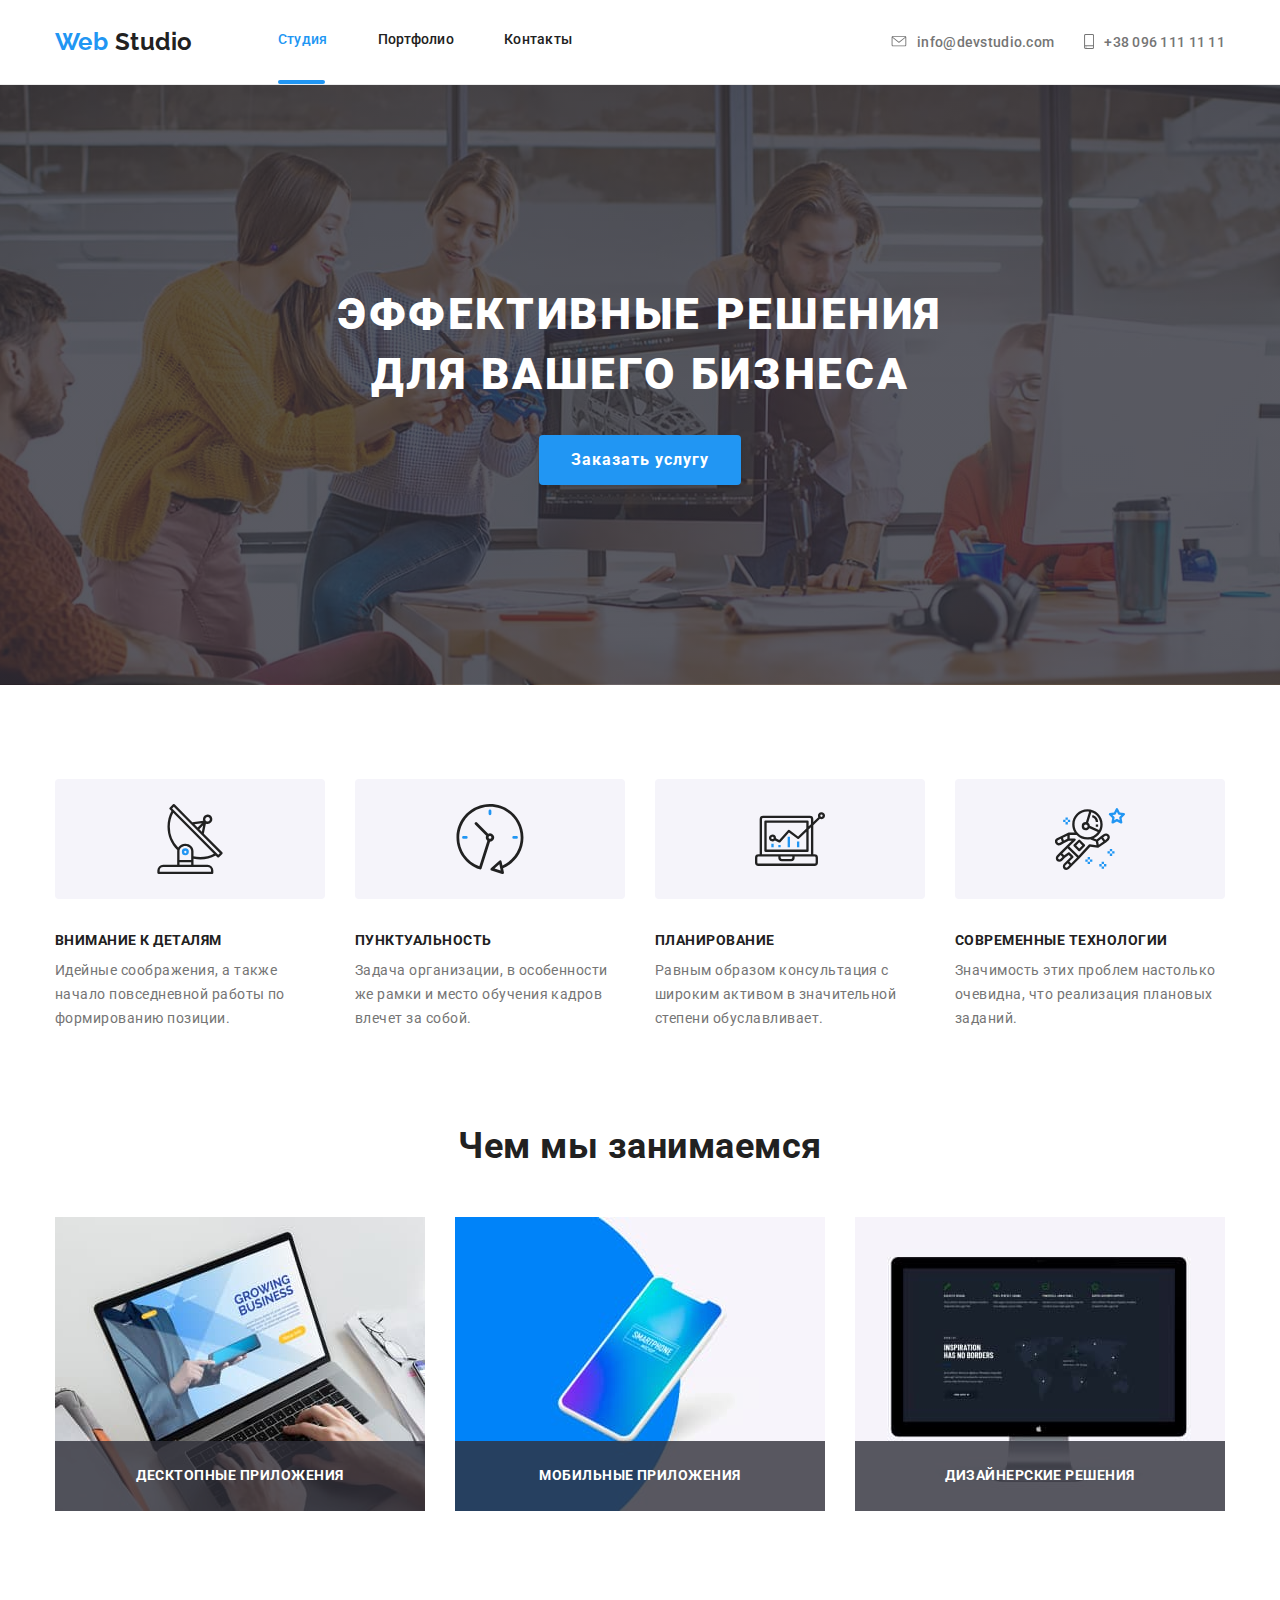
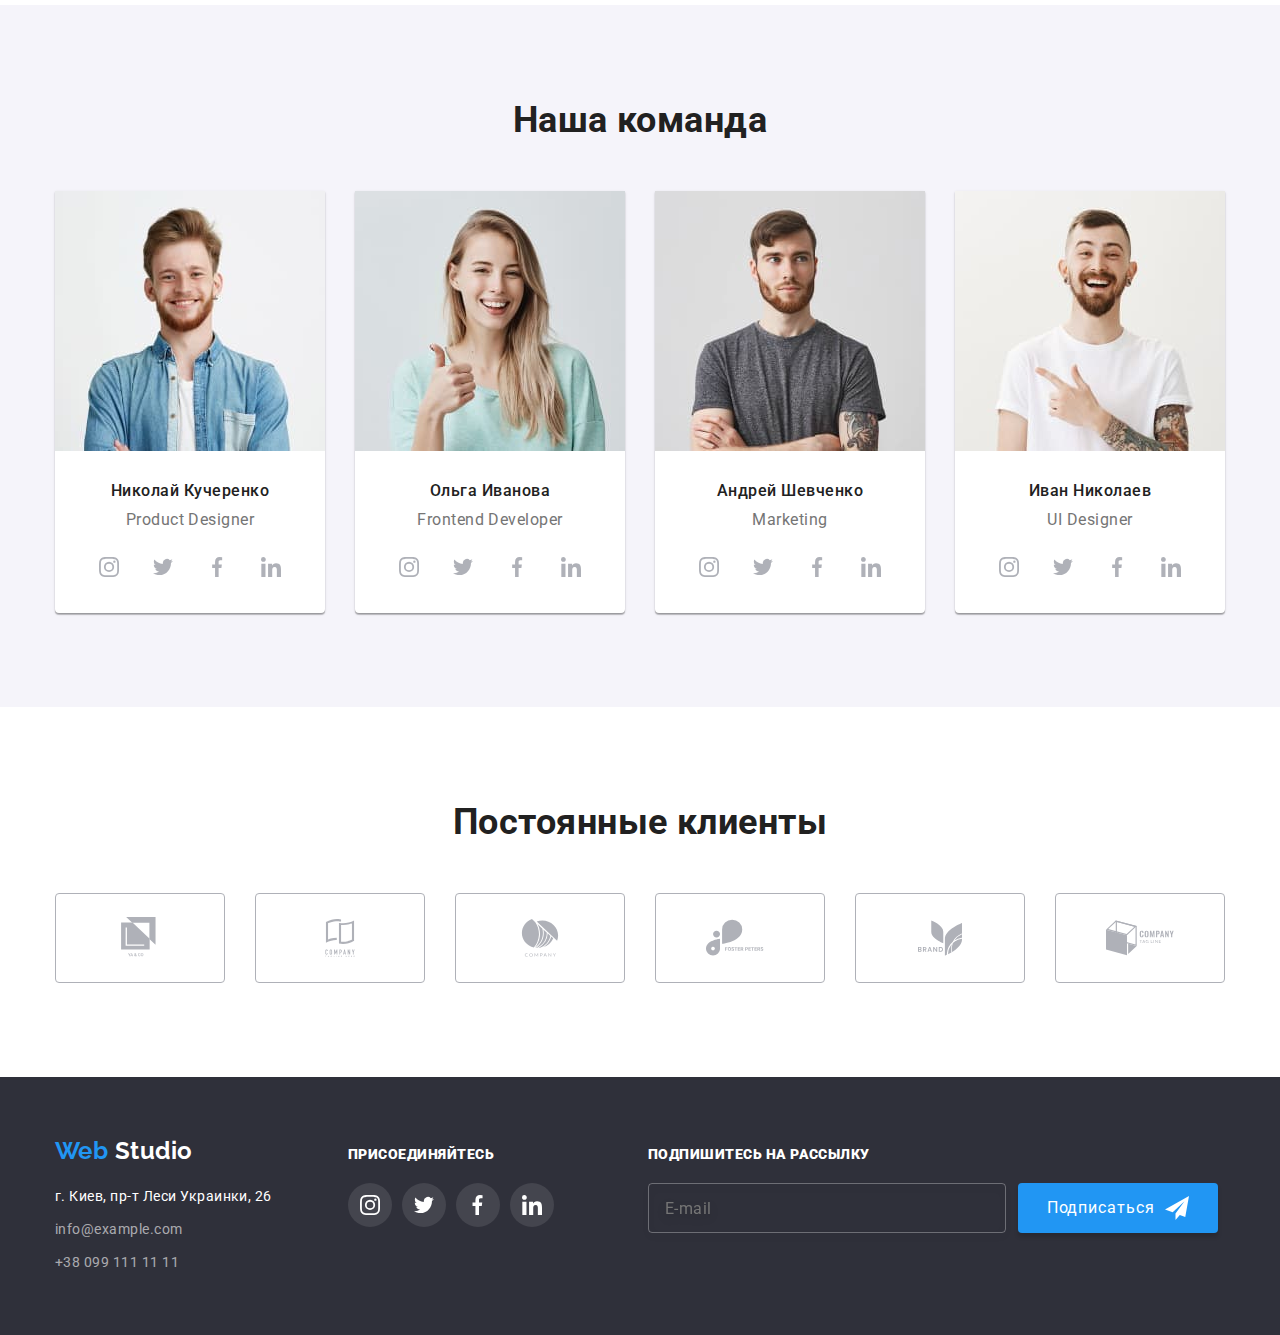
<file: index.html>
<!DOCTYPE html>
<html lang="ru">
  <head>
    <meta charset="UTF-8" />
    <meta name="viewport" content="width=device-width, initial-scale=1.0" />
    <title>Web studio</title>
    <link rel="stylesheet" href="./css/style.css" />
    <link rel="stylesheet" href="./css/normalize.css" />
    <link
      href="https://fonts.googleapis.com/css2?family=Raleway:wght@700&family=Roboto:wght@400;700;900&display=swap"
      rel="stylesheet"
    />
    <link
      href="https://fonts.googleapis.com/css2?family=Roboto:wght@500&display=swap"
      rel="stylesheet"
    />
  </head>

  <body>
    <!-- Хедер -->
    <header class="header">
      <div class="header-wrapper conteiner">
        <div class="logo">
          <a class="link" href="./index.html" lang="en">
            <span class="first-part-logo">Web</span>
            <span class="second-part-logo">Studio </span>
          </a>
        </div>
        <nav>
          <ul class="navigation-list list">
            <li class="navigation-list-item list">
              <a
                class="navigation-list-link navigation-studio link"
                href="./index.html"
                >Студия</a
              >
            </li>
            <li class="navigation-list-item list">
              <a class="navigation-list-link link" href="./portfolio.html"
                >Портфолио</a
              >
            </li>
            <li class="navigation-list-item list">
              <a class="navigation-list-link link" href="">Контакты</a>
            </li>
          </ul>
        </nav>
        <ul class="contact-with-us-list list">
          <li class="contact-with-us-item list">
            <a
              class="contact-with-us-mail link"
              href="mailto:info@devstudio.com"
            >
              <svg class="icon-envelope-2">
                <use href="./images/sprite-svg.svg#icon-envelope-2"></use>
              </svg>
              info@devstudio.com
            </a>
          </li>
          <li class="contact-with-us-item list">
            <a class="contact-with-us-phone link" href="tel:+380961111111">
              <svg class="icon-smartphone-2">
                <use href="./images/sprite-svg.svg#icon-smartphone-2"></use>
              </svg>
              +38 096 111 11 11</a
            >
          </li>
        </ul>
      </div>
    </header>

    <main>
      <!-- Секция: HERO -  Презентация Веб-студии -->
      <section class="hero">
        <div class="conteiner">
          <h1 class="hero-titlel">
            Эффективные решения <br />
            для вашего бизнеса
          </h1>
          <button data-modal-open class="order-btn" type="button">
            Заказать услугу
          </button>
        </div>
      </section>

      <!-- Секция: Приемущества Веб-студии -->
      <section class="advantages-websdudio">
        <div class="conteiner">
          <h2 class="title" hidden>Приемущества компании Web studio</h2>
          <ul class="advantages-list list">
            <li class="advantages-list-item">
              <svg class="icon-antenna">
                <use href="./images/sprite-svg.svg#icon-antenna"></use>
              </svg>
              <h3 class="advantages-list-title list">
                Внимание к деталям
              </h3>
              <p class="advantages-description">
                Идейные соображения, а также начало повседневной работы по
                формированию позиции.
              </p>
            </li>
            <li class="advantages-list-item">
              <svg class="icon-clock">
                <use href="./images/sprite-svg.svg#icon-clock"></use>
              </svg>
              <h3 class="advantages-list-title list">
                Пунктуальность
              </h3>
              <p class="advantages-description">
                Задача организации, в особенности же рамки и место обучения
                кадров влечет за собой.
              </p>
            </li>
            <li class="advantages-list-item">
              <svg class="icon-diagram">
                <use href="./images/sprite-svg.svg#icon-diagram"></use>
              </svg>
              <h3 class="advantages-list-title list">
                Планирование
              </h3>
              <p class="advantages-description">
                Равным образом консультация с широким активом в значительной
                степени обуславливает.
              </p>
            </li>
            <li class="advantages-list-item">
              <svg class="icon-astronaut">
                <use href="./images/sprite-svg.svg#icon-astronaut"></use>
              </svg>
              <h3 class="advantages-list-title list">
                Современные технологии
              </h3>
              <p class="advantages-description">
                Значимость этих проблем настолько очевидна, что реализация
                плановых заданий.
              </p>
            </li>
          </ul>
        </div>
      </section>
      <!-- Секция: Веб-студии Чем мы занимаемся-->
      <section class="services">
        <div class="conteiner">
          <h2 class="title">Чем мы занимаемся</h2>
          <ul class="services-list list">
            <li class="services-list-item">
              <img
                src="./images/Десктопные-приложения.jpg"
                width="370"
                alt="Фото ноутбука"
              />
              <p class="services-description">Десктопные приложения</p>
            </li>
            <li class="services-list-item">
              <img
                src="./images/Мобильные-приложения.jpg"
                width="370"
                alt="Фото смартфона"
              />
              <p class="services-description">Мобильные приложения</p>
            </li>
            <li class="services-list-item">
              <img
                src="./images/Дизайнерские-решения.jpg"
                width="370"
                alt="Фото монитора с изображение сайта"
              />
              <p class="services-description">Дизайнерские решения</p>
            </li>
          </ul>
        </div>
      </section>

      <!-- Секция: Веб-студии Наша команда-->
      <section class="our-team">
        <div class="conteiner">
          <h2 class="title">Наша команда</h2>
          <ul class="our-team-list list">
            <li class="our-team-list-item list">
              <img
                class="manager-photo"
                src="./images/Николай-Кучеренко-фото.jpg"
                width="270"
                alt="Фото Николая Курченко"
              />
              <h3 class="our-team-list-item-name">Николай Кучеренко</h3>
              <p class="our-team-list-item-position" lang="en">
                Product Designer
              </p>
              <ul class="team-social-links-list list">
                <li class="team-social-link">
                  <a
                    class="team-social-links-items"
                    href=""
                    aria-label="Иконка Инстаграма"
                    ><svg class="icon-instagram-grey">
                      <use
                        href="./images/sprite-svg.svg#icon-instagram-grey"
                      ></use></svg
                  ></a>
                </li>
                <li class="team-social-link">
                  <a
                    class="team-social-links-items"
                    aria-label="Иконка Твитера"
                  >
                    <svg class="icon-twitter-grey">
                      <use
                        href="./images/sprite-svg.svg#icon-twitter-grey"
                      ></use>
                    </svg>
                  </a>
                </li>
                <li class="team-social-link">
                  <a
                    class="team-social-links-items"
                    href=""
                    aria-label="Иконка Фейсбука"
                  >
                    <svg class="icon-facebook-grey">
                      <use
                        href="./images/sprite-svg.svg#icon-facebook-grey"
                      ></use>
                    </svg>
                  </a>
                </li>
                <li class="team-social-link">
                  <a
                    class="team-social-links-items"
                    href=""
                    aria-label="Иконка Линктина"
                  >
                    <svg class="icon-linkedin-grey">
                      <use
                        href="./images/sprite-svg.svg#icon-linkedin-grey"
                      ></use>
                    </svg>
                  </a>
                </li>
              </ul>
            </li>

            <li class="our-team-list-item">
              <img
                class="manager-photo"
                src="./images/Ольга-Иванова-фото.jpg"
                width="270"
                alt="Фото Ольги Ивановой"
              />
              <h3 class="our-team-list-item-name">Ольга Иванова</h3>
              <p class="our-team-list-item-position" lang="en">
                Frontend Developer
              </p>
              <ul class="team-social-links-list list">
                <li class="team-social-link">
                  <a
                    class="team-social-links-items"
                    href=""
                    aria-label="Иконка Инстаграма"
                    ><svg class="icon-instagram-grey">
                      <use
                        href="./images/sprite-svg.svg#icon-instagram-grey"
                      ></use></svg
                  ></a>
                </li>
                <li class="team-social-link">
                  <a
                    class="team-social-links-items"
                    aria-label="Иконка Твитера"
                  >
                    <svg class="icon-twitter-grey">
                      <use
                        href="./images/sprite-svg.svg#icon-twitter-grey"
                      ></use>
                    </svg>
                  </a>
                </li>
                <li class="team-social-link">
                  <a
                    class="team-social-links-items"
                    href=""
                    aria-label="Иконка Фейсбука"
                  >
                    <svg class="icon-facebook-grey">
                      <use
                        href="./images/sprite-svg.svg#icon-facebook-grey"
                      ></use>
                    </svg>
                  </a>
                </li>
                <li class="team-social-link">
                  <a
                    class="team-social-links-items"
                    href=""
                    aria-label="Иконка Линктина"
                  >
                    <svg class="icon-linkedin-grey">
                      <use
                        href="./images/sprite-svg.svg#icon-linkedin-grey"
                      ></use>
                    </svg>
                  </a>
                </li>
              </ul>
            </li>
            <li class="our-team-list-item">
              <img
                class="manager-photo"
                src="./images/Андрей-Шевченко-фото.jpg"
                width="270"
                alt="Фото Андрея Шевченко"
              />
              <h3 class="our-team-list-item-name">Андрей Шевченко</h3>
              <p class="our-team-list-item-position" lang="en">Marketing</p>
              <ul class="team-social-links-list list">
                <li class="team-social-link">
                  <a
                    class="team-social-links-items"
                    href=""
                    aria-label="Иконка Инстаграма"
                    ><svg class="icon-instagram-grey">
                      <use
                        href="./images/sprite-svg.svg#icon-instagram-grey"
                      ></use></svg
                  ></a>
                </li>
                <li class="team-social-link">
                  <a
                    class="team-social-links-items"
                    aria-label="Иконка Твитера"
                  >
                    <svg class="icon-twitter-grey">
                      <use
                        href="./images/sprite-svg.svg#icon-twitter-grey"
                      ></use>
                    </svg>
                  </a>
                </li>
                <li class="team-social-link">
                  <a
                    class="team-social-links-items"
                    href=""
                    aria-label="Иконка Фейсбука"
                  >
                    <svg class="icon-facebook-grey">
                      <use
                        href="./images/sprite-svg.svg#icon-facebook-grey"
                      ></use>
                    </svg>
                  </a>
                </li>
                <li class="team-social-link">
                  <a
                    class="team-social-links-items"
                    href=""
                    aria-label="Иконка Линктина"
                  >
                    <svg class="icon-linkedin-grey">
                      <use
                        href="./images/sprite-svg.svg#icon-linkedin-grey"
                      ></use>
                    </svg>
                  </a>
                </li>
              </ul>
            </li>
            <li class="our-team-list-item">
              <img
                class="manager-photo"
                src="./images/Иван-Николаев-фото.jpg"
                width="270"
                alt="Фото Ивана Николаева"
              />
              <h3 class="our-team-list-item-name">Иван Николаев</h3>
              <p class="our-team-list-item-position" lang="en">UI Designer</p>
              <ul class="team-social-links-list list">
                <li class="team-social-link">
                  <a
                    class="team-social-links-items"
                    href=""
                    aria-label="Иконка Инстаграма"
                    ><svg class="icon-instagram-grey">
                      <use
                        href="./images/sprite-svg.svg#icon-instagram-grey"
                      ></use></svg
                  ></a>
                </li>
                <li class="team-social-link">
                  <a
                    class="team-social-links-items"
                    aria-label="Иконка Твитера"
                  >
                    <svg class="icon-twitter-grey">
                      <use
                        href="./images/sprite-svg.svg#icon-twitter-grey"
                      ></use>
                    </svg>
                  </a>
                </li>
                <li class="team-social-link">
                  <a
                    class="team-social-links-items"
                    href=""
                    aria-label="Иконка Фейсбука"
                  >
                    <svg class="icon-facebook-grey">
                      <use
                        href="./images/sprite-svg.svg#icon-facebook-grey"
                      ></use>
                    </svg>
                  </a>
                </li>
                <li class="team-social-link">
                  <a
                    class="team-social-links-items"
                    href=""
                    aria-label="Иконка Линктина"
                  >
                    <svg class="icon-linkedin-grey">
                      <use
                        href="./images/sprite-svg.svg#icon-linkedin-grey"
                      ></use>
                    </svg>
                  </a>
                </li>
              </ul>
            </li>
          </ul>
        </div>
      </section>

      <!-- Секция: Постоянные клиенты-->
      <section class="our-clients">
        <div class="conteiner">
          <h2 class="title">Постоянные клиенты</h2>
          <ul class="our-clients-list list">
            <li class="client-logo">
              <a class="our-clients-logo" href="">
                <svg class="client-logo-svg logo1">
                  <use href="./images/sprite-svg.svg#icon-client-logo-1"></use>
                </svg>
              </a>
            </li>
            <li class="client-logo">
              <a class="our-clients-logo" href="">
                <svg class="client-logo-svg logo2">
                  <use
                    href="./images/sprite-svg.svg#icon-client-logo-2"
                  ></use></svg
              ></a>
            </li>
            <li class="client-logo">
              <a class="our-clients-logo" href="">
                <svg class="client-logo-svg logo3">
                  <use href="./images/sprite-svg.svg#icon-client-logo-3"></use>
                </svg>
              </a>
            </li>
            <li class="client-logo">
              <a class="our-clients-logo" href="">
                <svg class="client-logo-svg logo4">
                  <use href="./images/sprite-svg.svg#icon-client-logo-4"></use>
                </svg>
              </a>
            </li>
            <li class="client-logo">
              <a class="our-clients-logo" href="">
                <svg class="client-logo-svg logo5">
                  <use href="./images/sprite-svg.svg#icon-client-logo-5"></use>
                </svg>
              </a>
            </li>
            <li class="client-logo">
              <a class="our-clients-logo" href="">
                <svg class="client-logo-svg logo6">
                  <use href="./images/sprite-svg.svg#icon-client-logo-6"></use>
                </svg>
              </a>
            </li>
          </ul>
        </div>
      </section>
    </main>
    <!-- Секция: Футер-->
    <footer class="footer">
      <div class="footer-wrapper conteiner">
        <div class="footer-logo-address">
          <a class="footer-logo-link logo link" href="./index.html" lang="en">
            <span class="first-part-logo">Web</span>
            <span class="second-part-logo-footer"> Studio </span>
          </a>
          <address>
            <ul class="footer-address-items list">
              <li class="footer-address">г. Киев, пр-т Леси Украинки, 26</li>
              <li>
                <a
                  class="footer-studio-mail link"
                  href="mailto:info@example.com"
                  >info@example.com</a
                >
              </li>
              <li>
                <a class="footer-studio-phone link" href="tel:+380961111111"
                  >+38 099 111 11 11</a
                >
              </li>
            </ul>
          </address>
        </div>
        <div class="join-social-links">
          <p class="join"><b>присоединяйтесь</b></p>
          <ul class="join-list list">
            <li>
              <a
                class="join-social-links-items"
                href=""
                aria-label="Ссылка на Инстаграм Web Studio"
              >
                <svg class="icon-instagram-white">
                  <use href="./images/sprite-svg.svg#icon-instagram-grey"></use>
                </svg>
              </a>
            </li>
            <li>
              <a
                class="join-social-links-items"
                href=""
                aria-label="Ссылка на Твитер Web Studio"
              >
                <svg class="icon-twitter-white">
                  <use href="./images/sprite-svg.svg#icon-twitter-white"></use>
                </svg>
              </a>
            </li>
            <li>
              <a
                class="join-social-links-items"
                href=""
                aria-label="Ссылка на Фейсбук Web Studio"
              >
                <svg class="icon-facebook-white">
                  <use href="./images/sprite-svg.svg#icon-facebook-white"></use>
                </svg>
              </a>
            </li>
            <li>
              <a
                class="join-social-links-items"
                href=""
                aria-label="Ссылка на Линктин Web Studio"
              >
                <svg class="icon-linkedin-white">
                  <use
                    href="./images/sprite-svg.svg#icon-linkedin-white"
                  ></use></svg
              ></a>
            </li>
          </ul>
        </div>
        <form class="subscribe-form">
          <div class="subscription">
            <b>подпишитесь на рассылку</b>
          </div>
          <div class="subscription-position">
            <input
              class="subscription-fild"
              type="text"
              name="usermail"
              placeholder="E-mail"
            />
            <button class="btn-subscription" type="submit">
              Подписаться
              <svg class="icon-send" width="24">
                <use href="./images/sprite-svg.svg#icon-send"></use>
              </svg>
            </button>
          </div>
        </form>
      </div>
    </footer>
    <!-- МОДАЛЬНОЕ ОКНО -->
    <div class="backdrop is-hidden" data-modal>
      <form class="modal-form">
        <h2 class="modal-form-title">
          Оставьте свои данные, мы вам перезвоним
        </h2>
        <button class="modal-form-close-btn" type="button" data-modal-close>
          <svg class="icon-close-black">
            <use href="./images/symbol-defs.svg#icon-close-black"></use>
          </svg>
        </button>
        <div class="modal-form-wrapper">
          <input
            class="modal-form-input"
            type="text"
            name="user-name"
            id="user-name-modal-form"
            placeholder=" "
            required
          />
          <label class="user-name-label label" for="user-name-modal-form"
            >Имя</label
          >
          <svg class="icon-person-black modal-icon">
            <use href="./images/symbol-defs.svg#icon-person-black"></use>
          </svg>
        </div>

        <div class="modal-form-wrapper">
          <input
            class="modal-form-input"
            type="text"
            name="user-phone"
            id="user-phone-modal-form"
            placeholder=" "
            required
          />
          <label class="user-phone-label label" for="user-phone-modal-form"
            >Телефон</label
          >
          <svg class="icon-phone-black modal-icon">
            <use href="./images/symbol-defs.svg#icon-phone-black"></use>
          </svg>
        </div>

        <div class="modal-form-wrapper">
          <input
            class="modal-form-input"
            type="text"
            name="user-email"
            id="user-email-modal-form"
            placeholder=" "
            required
          />

          <label class="user-email-label label" for="user-email-modal-form"
            >Почта</label
          >
          <svg class="icon-email-black modal-icon">
            <use href="./images/symbol-defs.svg#icon-email-black"></use>
          </svg>
        </div>

        <div class="modal-form-wrapper">
          <textarea
            class="modal-form-comment-area"
            name="user-comment"
            id="user-comment-modal-form"
            placeholder=" "
          ></textarea>
          <label
            class="user-comment-modal-form-label"
            for="user-comment-modal-form"
            >Комментарий</label
          >
        </div>

        <label class="modal-form-agreement">
          <input
            class="modal-form-agreement-checkbox"
            type="checkbox"
            name="policy"
            value="accept-policy"
          />
          <span class="modal-form-agreement-checkbox-custom">
            <svg class="icon-check">
              <use href="./images/symbol-defs.svg#icon-check"></use>
            </svg>
          </span>
          <span class="agreement"
            >Соглашаюсь с рассылкой и принимаю
            <a class="agreement-link" href="">Условия договора</a></span
          >
        </label>
        <button class="modal-form-button-send" type="submit">
          Отправить
        </button>
      </form>
    </div>
    <script src="./js/modal.js"></script>
  </body>
</html>
</file>
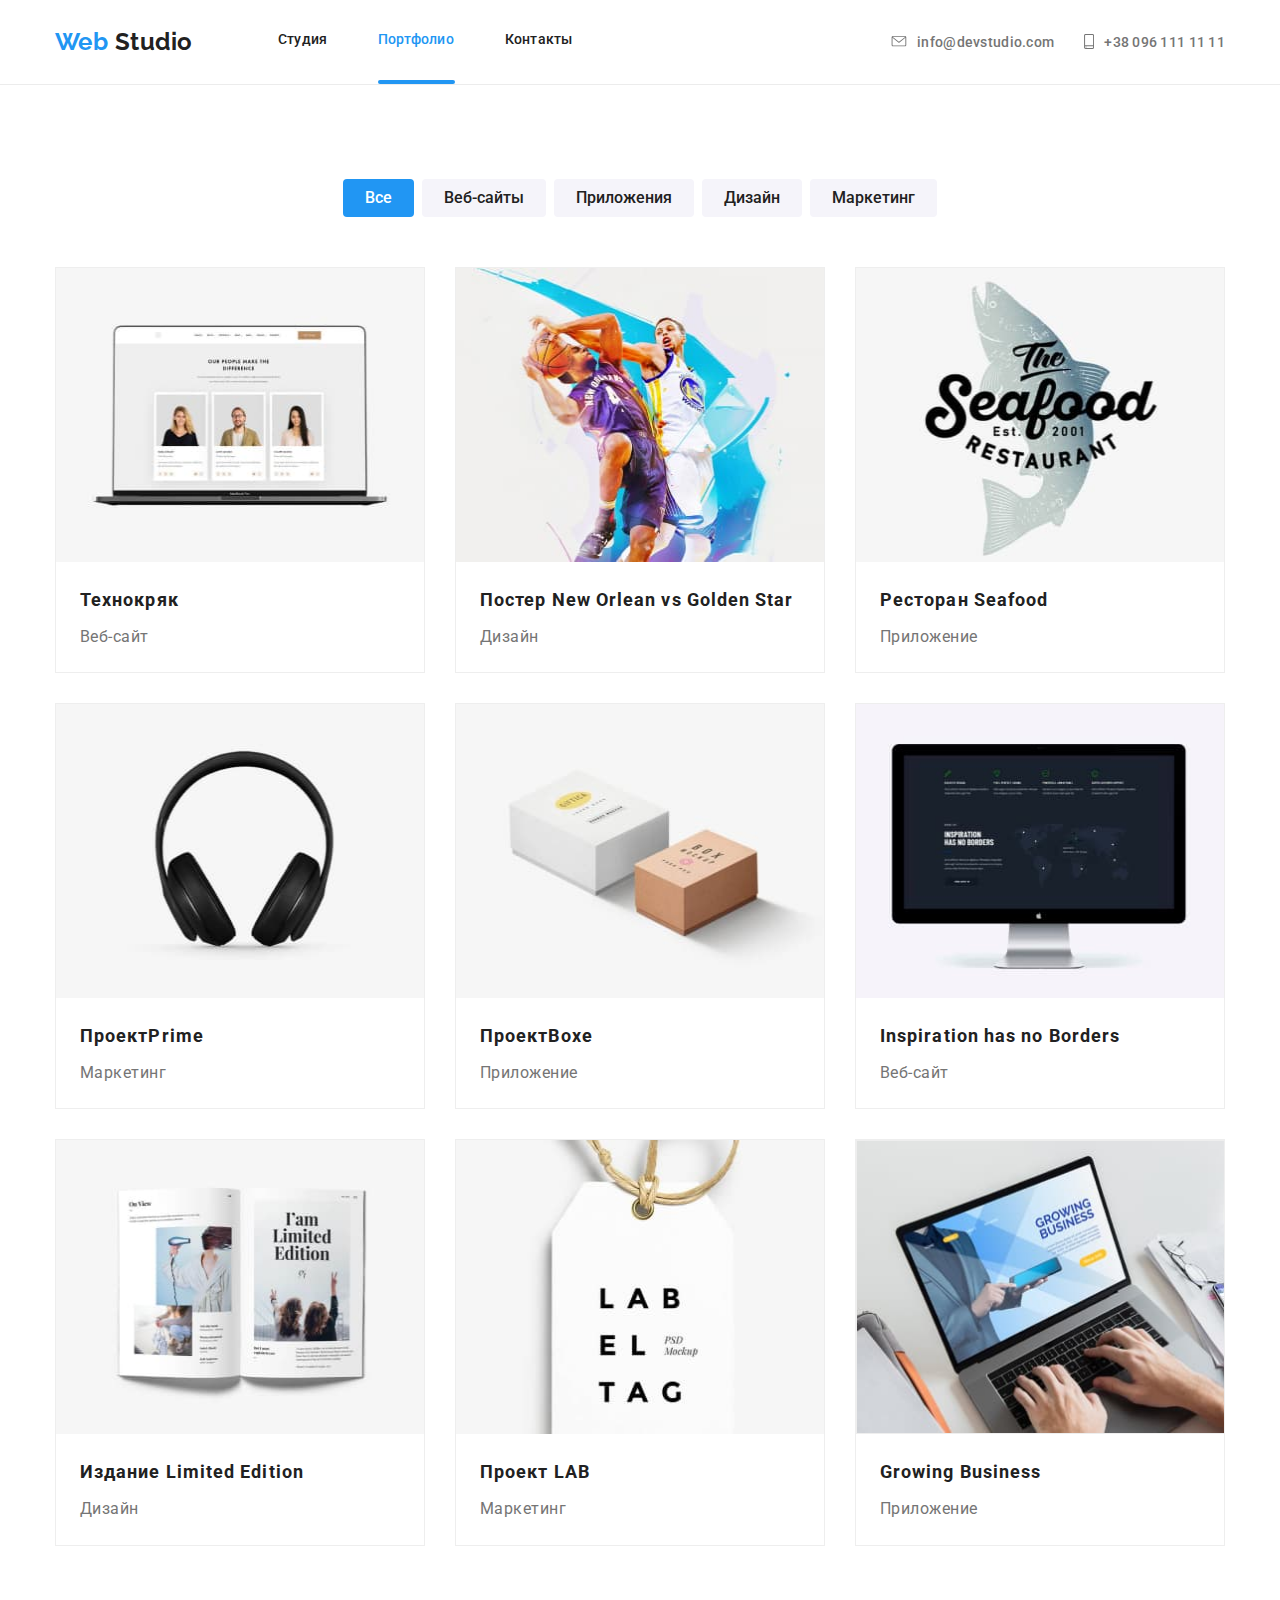
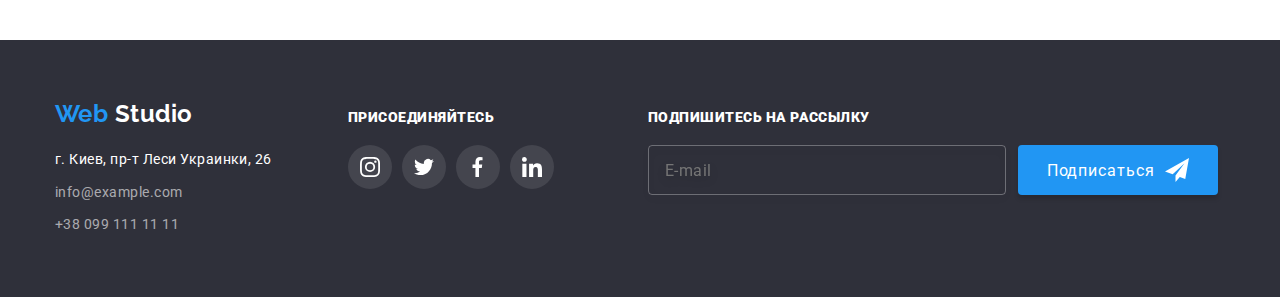
<file: portfolio.html>
<!DOCTYPE html>
<html lang="ru">
  <head>
    <meta charset="UTF-8" />
    <meta name="viewport" content="width=device-width, initial-scale=1.0" />
    <title>Портфолио</title>
    <link rel="stylesheet" href="./css/style.css" />
    <link rel="stylesheet" href="./css/normalize.css" />
    <link
      href="https://fonts.googleapis.com/css2?family=Raleway:wght@700&family=Roboto:wght@400;700;900&display=swap"
      rel="stylesheet"
    />
    <link
      href="https://fonts.googleapis.com/css2?family=Roboto:wght@500&display=swap"
      rel="stylesheet"
    />
  </head>

  <body>
    <!-- Хедер -->
    <header class="header">
      <div class="header-wrapper conteiner">
        <div class="logo">
          <a class="link" href="./index.html" lang="en">
            <span class="first-part-logo">Web</span>
            <span class="second-part-logo">Studio </span>
          </a>
        </div>
        <nav>
          <ul class="navigation-list list">
            <li class="navigation-list-item list">
              <a class="navigation-list-link link" href="./index.html"
                >Студия</a
              >
            </li>
            <li class="navigation-list-item list">
              <a
                class="navigation-list-link navigation-portfolio link"
                href="./portfolio.html"
                >Портфолио</a
              >
            </li>
            <li class="navigation-list-item list">
              <a class="navigation-list-link link" href="">Контакты</a>
            </li>
          </ul>
        </nav>
        <ul class="contact-with-us-list list">
          <li class="contact-with-us-item list">
            <a
              class="contact-with-us-mail link"
              href="mailto:info@devstudio.com"
            >
              <svg class="icon-envelope-2">
                <use href="./images/sprite-svg.svg#icon-envelope-2"></use>
              </svg>
              info@devstudio.com
            </a>
          </li>
          <li class="contact-with-us-item list">
            <a class="contact-with-us-phone link" href="tel:+380961111111">
              <svg class="icon-smartphone-2">
                <use href="./images/sprite-svg.svg#icon-smartphone-2"></use>
              </svg>
              +38 096 111 11 11</a
            >
          </li>
        </ul>
      </div>
    </header>

    <main>
      <section class="portfolio-filtr">
        <div class="conteiner">
          <h1 hidden>Портфолио работ Студии</h1>
          <h2 hidden>Филитр проэктов Студии</h2>
          <div class="portfolio-filtr-btn">
            <ul class="portfolio-filtr-list list">
              <li>
                <button
                  class="portfolio-filtr-items button-all-projects"
                  type="button"
                >
                  Все
                </button>
              </li>
              <li>
                <button class="portfolio-filtr-items" type="button">
                  Веб-сайты
                </button>
              </li>
              <li>
                <button class="portfolio-filtr-items" type="button">
                  Приложения
                </button>
              </li>
              <li>
                <button class="portfolio-filtr-items" type="button">
                  Дизайн
                </button>
              </li>
              <li>
                <button class="portfolio-filtr-items" type="button">
                  Маркетинг
                </button>
              </li>
            </ul>
          </div>

          <!-- Примеры работ -->
          <div>
            <ul class="work-examples list">
              <li class="work-examples-items">
                <a class="work-examples-link link" href="">
                  <div class="wrapper">
                    <img
                      class="work-examples-img"
                      src="./images/Портфолио/1-Технокряк.jpg"
                      alt="Изображение веб-сайта Технокряк на мониторе ноутбука"
                      width="370"
                    />
                    <p class="work-example-descriotion">
                      1Технокряк это современная площадка распространения
                      коронавируса. Компании используют эту платформу для
                      цифрового шпионажа и атак на защищённые сервера
                      конкурентов.
                    </p>
                  </div>
                  <div class="wrapper-for-work-examples-carts">
                    <h3 class="work-example-title">Технокряк</h3>
                    <p class="work-example-type">Веб-сайт</p>
                  </div>
                </a>
              </li>
              <li class="work-examples-items">
                <a class="link" href="">
                  <div class="wrapper">
                    <img
                      class="work-examples-img"
                      src="./images/Портфолио/2-Постер-New-Orlean-vs-Golden-Star.jpg"
                      alt="Изображение постера"
                      width="370"
                    />
                    <p class="work-example-descriotion">
                      2Технокряк это современная площадка распространения
                      коронавируса. Компании используют эту платформу для
                      цифрового шпионажа и атак на защищённые сервера
                      конкурентов.
                    </p>
                  </div>
                  <div class="wrapper-for-work-examples-carts">
                    <h3 class="work-example-title">
                      Постер <span lang="en"> New Orlean vs Golden Star</span>
                    </h3>
                    <p class="work-example-type">Дизайн</p>
                  </div>
                </a>
              </li>
              <li class="work-examples-items">
                <a class="link" href="">
                  <div class="wrapper">
                    <img
                      class="work-examples-img"
                      src="./images/Портфолио/3-Ресторан-Seafood.jpg"
                      alt="Изображение логотипа ресторана Сифуд"
                      width="370"
                    />
                    <p class="work-example-descriotion">
                      3Технокряк это современная площадка распространения
                      коронавируса. Компании используют эту платформу для
                      цифрового шпионажа и атак на защищённые сервера
                      конкурентов.
                    </p>
                  </div>
                  <div class="wrapper-for-work-examples-carts">
                    <h3 class="work-example-title">
                      Ресторан <span lang="en">Seafood</span>
                    </h3>
                    <p class="work-example-type">Приложение</p>
                  </div>
                </a>
              </li>
              <li class="work-examples-items">
                <a class="link" href="">
                  <div class="wrapper">
                    <img
                      class="work-examples-img"
                      src="./images/Портфолио/4-Проект-Prime.jpg"
                      alt="Изображение наушников"
                      width="370"
                    />
                    <p class="work-example-descriotion">
                      4Технокряк это современная площадка распространения
                      коронавируса. Компании используют эту платформу для
                      цифрового шпионажа и атак на защищённые сервера
                      конкурентов.
                    </p>
                  </div>
                  <div class="wrapper-for-work-examples-carts">
                    <h3 class="work-example-title">
                      Проект<span lang="en">Prime</span>
                    </h3>
                    <p class="work-example-type">Маркетинг</p>
                  </div>
                </a>
              </li>
              <li class="work-examples-items">
                <a class="link" href="">
                  <div class="wrapper">
                    <img
                      class="work-examples-img"
                      src="./images/Портфолио/5-Проект-Boxes.jpg"
                      alt="Изображение логотипа приложения Boxe"
                      width="370"
                    />
                    <p class="work-example-descriotion">
                      5Технокряк это современная площадка распространения
                      коронавируса. Компании используют эту платформу для
                      цифрового шпионажа и атак на защищённые сервера
                      конкурентов.
                    </p>
                  </div>
                  <div class="wrapper-for-work-examples-carts">
                    <h3 class="work-example-title">
                      Проект<span lang="en">Boxe</span>
                    </h3>
                    <p class="work-example-type">Приложение</p>
                  </div>
                </a>
              </li>
              <li class="work-examples-items">
                <a class="link" href="">
                  <div class="wrapper">
                    <img
                      class="work-examples-img"
                      src="./images/Портфолио/6-Inspiration-has-no-Borders.jpg"
                      alt="Изображение веб-сайта Inspiration has no Borders на мониторе ноутбука"
                      width="370"
                    />
                    <p class="work-example-descriotion">
                      6Технокряк это современная площадка распространения
                      коронавируса. Компании используют эту платформу для
                      цифрового шпионажа и атак на защищённые сервера
                      конкурентов.
                    </p>
                  </div>
                  <div class="wrapper-for-work-examples-carts">
                    <h3 class="work-example-title" lang="en">
                      Inspiration has no Borders
                    </h3>
                    <p class="work-example-type">Веб-сайт</p>
                  </div>
                </a>
              </li>
              <li class="work-examples-items">
                <a class="link" href="">
                  <div class="wrapper">
                    <img
                      class="work-examples-img"
                      src="./images/Портфолио/7-Издание-Limited-Edition.jpg"
                      alt="Изображение разворота журнала Limited-Edition "
                      width="370"
                    />
                    <p class="work-example-descriotion">
                      7Технокряк это современная площадка распространения
                      коронавируса. Компании используют эту платформу для
                      цифрового шпионажа и атак на защищённые сервера
                      конкурентов.
                    </p>
                  </div>
                  <div class="wrapper-for-work-examples-carts">
                    <h3 class="work-example-title">
                      Издание <span lang="en">Limited Edition</span>
                    </h3>
                    <p class="work-example-type">Дизайн</p>
                  </div>
                </a>
              </li>
              <li class="work-examples-items">
                <a class="link" href="">
                  <div class="wrapper">
                    <img
                      class="work-examples-img"
                      src="./images/Портфолио/8-Проект-LAB.jpg"
                      alt="Изображение этикетки с логотипом магазина LAB"
                      width="370"
                    />
                    <p class="work-example-descriotion">
                      8Технокряк это современная площадка распространения
                      коронавируса. Компании используют эту платформу для
                      цифрового шпионажа и атак на защищённые сервера
                      конкурентов.
                    </p>
                  </div>
                  <div class="wrapper-for-work-examples-carts">
                    <h3 class="work-example-title">
                      Проект <span lang="en">LAB</span>
                    </h3>
                    <p class="work-example-type">Маркетинг</p>
                  </div>
                </a>
              </li>
              <li class="work-examples-items">
                <a class="link" href="">
                  <div class="wrapper">
                    <img
                      class="work-examples-items"
                      src="./images/Портфолио/9-Growing-Business.jpg"
                      alt="Изображение веб-сайта Growing Business на мониторе ноутбука"
                      width="370"
                    />
                    <p class="work-example-descriotion">
                      9Технокряк это современная площадка распространения
                      коронавируса. Компании используют эту платформу для
                      цифрового шпионажа и атак на защищённые сервера
                      конкурентов.
                    </p>
                  </div>
                  <div class="wrapper-for-work-examples-carts">
                    <h3 class="work-example-title" lang="en">
                      Growing Business
                    </h3>
                    <p class="work-example-type">Приложение</p>
                  </div>
                </a>
              </li>
            </ul>
          </div>
        </div>
      </section>
    </main>
    <!-- Секция: Футер-->
    <footer class="footer">
      <div class="footer-wrapper conteiner">
        <div class="footer-logo-address">
          <a class="footer-logo-link logo link" href="./index.html" lang="en">
            <span class="first-part-logo">Web</span>
            <span class="second-part-logo-footer"> Studio </span>
          </a>
          <address>
            <ul class="footer-address-items list">
              <li class="footer-address">г. Киев, пр-т Леси Украинки, 26</li>
              <li>
                <a
                  class="footer-studio-mail link"
                  href="mailto:info@example.com"
                  >info@example.com</a
                >
              </li>
              <li>
                <a class="footer-studio-phone link" href="tel:+380961111111"
                  >+38 099 111 11 11</a
                >
              </li>
            </ul>
          </address>
        </div>
        <div class="join-social-links">
          <p class="join"><b>присоединяйтесь</b></p>
          <ul class="join-list list">
            <li>
              <a
                class="join-social-links-items"
                href=""
                aria-label="Ссылка на Инстаграм Web Studio"
              >
                <svg class="icon-instagram-white">
                  <use href="./images/sprite-svg.svg#icon-instagram-grey"></use>
                </svg>
              </a>
            </li>
            <li>
              <a
                class="join-social-links-items"
                href=""
                aria-label="Ссылка на Твитер Web Studio"
              >
                <svg class="icon-twitter-white">
                  <use href="./images/sprite-svg.svg#icon-twitter-white"></use>
                </svg>
              </a>
            </li>
            <li>
              <a
                class="join-social-links-items"
                href=""
                aria-label="Ссылка на Фейсбук Web Studio"
              >
                <svg class="icon-facebook-white">
                  <use href="./images/sprite-svg.svg#icon-facebook-white"></use>
                </svg>
              </a>
            </li>
            <li>
              <a
                class="join-social-links-items"
                href=""
                aria-label="Ссылка на Линктин Web Studio"
              >
                <svg class="icon-linkedin-white">
                  <use
                    href="./images/sprite-svg.svg#icon-linkedin-white"
                  ></use></svg
              ></a>
            </li>
          </ul>
        </div>
        <form class="subscribe-form">
          <div class="subscription">
            <b>подпишитесь на рассылку</b>
          </div>
          <div class="subscription-position">
            <input
              class="subscription-fild"
              type="text"
              name="usermail"
              placeholder="E-mail"
            />
            <button class="btn-subscription" type="submit">
              Подписаться
              <svg class="icon-send" width="24">
                <use href="./images/sprite-svg.svg#icon-send"></use>
              </svg>
            </button>
          </div>
        </form>
      </div>
    </footer>
  </body>
</html>
</file>
<file: css/style.css>
html {
  box-sizing: border-box;
}

*,
*::before,
*::after {
  box-sizing: inherit;
}
:root {
  /* ЦВЕТА ТЕКСТА */
  --primary-text-color: #757575;
  --title-text-color1: #ffffff;
  --title-text-color2: #212121;
  --accent-color: #2196f3;
  --primary-bcg-color: #ffffff;

  /* ЦВЕТА ФОНА */
  --primary-bcg-color: #ffffff;
  --secondary-bcg-color: #f5f4fa;
  --footer-bcg-color: #2f303a;

  /* ШРИФТЫ */
  --main-font-family: "Roboto", sans-serif;
  --additional-font-family: "Raleway", sans-serif;
  /* ИКОНКИ */
  --main-icon-color: #afb1b8;
  /* ФОРМЫ */
  --outline-input: rgba(255, 255, 255, 0.3);
}
body {
  color: var(--primary-text-color);
  font-family: var(--main-font-family);
  font-style: normal;
  letter-spacing: 0.03em;
}
/* Утилиты */
.link {
  text-decoration: none;
}
p,
a,
h3,
body,
.list {
  list-style: none;
  margin: 0;
  padding: 0;
}
img {
  display: block;
}
/* HEADER */
.conteiner {
  width: 1200px;
  padding-left: 15px;
  padding-right: 15px;
  margin-left: auto;
  margin-right: auto;
}
.header {
  background-color: var(--primary-bcg-color);
  border-bottom: 1px solid #ececec;
}
.header-wrapper {
  display: flex;
  align-items: center;
}
.logo {
  margin-right: 85px;
  font-family: var(--additional-font-family);
  font-weight: 700;
  font-size: 24px;
  line-height: 1.17;
}
.first-part-logo {
  color: var(--accent-color);
}
.second-part-logo {
  color: var(--title-text-color2);
  transition-property: color;
  transition-duration: 250ms;
  transition-timing-function: cubic-bezier(0.4, 0, 0.2, 1);
}
.logo :hover,
.logo :focus {
  color: var(--accent-color);
}
.navigation-list {
  display: flex;
}
/* .navigation-list li {
  outline: 2px solid springgreen;
} */

.navigation-list-item:not(:last-child) {
  margin-right: 50px;
}
/* Селектор соседа */
/* .navigation-list li + li {
margin-left: 50px;
} */

.navigation-list-link {
  display: block;
  padding-top: 32px;

  font-weight: 500;
  font-size: 14px;
  line-height: 1.14;
  letter-spacing: 0.02em;
  color: var(--title-text-color2);
}
.navigation-list :hover,
.navigation-list :focus {
  color: var(--accent-color);

  transition-property: color;
  transition-duration: 250ms;
  transition-timing-function: cubic-bezier(0.4, 0, 0.2, 1);
}
.navigation-studio,
.navigation-portfolio {
  color: var(--accent-color);
}
.navigation-studio::after {
  display: block;
  content: "";
  width: 47px;
  height: 4px;

  background: var(--accent-color);
  border-radius: 2px;
  margin-top: 32px;
}
.navigation-portfolio::after {
  display: block;
  content: "";
  width: 77px;
  height: 4px;

  background: var(--accent-color);
  border-radius: 2px;
  margin-top: 32px;
}

.contact-with-us-list {
  display: flex;

  font-weight: 500;
  font-size: 14px;
  line-height: 1.17;
  letter-spacing: 0.02em;
  color: var(--primary-text-color);
}
.contact-with-us-list li + li {
  margin-left: 30px;
}
.contact-with-us-list {
  margin-left: auto;
}
.contact-with-us-mail,
.contact-with-us-phone {
  display: flex;
  justify-content: center;
  align-items: center;
  padding-top: 32px;
  padding-bottom: 32px;
  color: var(--primary-text-color);

  transition-property: color;
  transition-duration: 250ms;
  transition-timing-function: cubic-bezier(0.4, 0, 0.2, 1);
}
.contact-with-us-mail:hover,
.contact-with-us-mail:focus,
.contact-with-us-phone:hover,
.contact-with-us-phone:focus {
  color: var(--accent-color);
}
.icon-envelope-2 {
  width: 16px;
  height: 11px;
  margin-right: 10px;
  fill: currentColor;
}

.icon-smartphone-2 {
  width: 10px;
  height: 15px;
  margin-right: 10px;
  fill: currentColor;
}
.icon-envelope :hover,
.icon-smartphone :hover {
  fill: var(--accent-color);
}

/*Секция: HERO*/
/* .hero,
.advantages-websdudio {
  /* outline: 2px solid springgreen; */

.hero {
  margin: auto;
  background-image: linear-gradient(
      to right,
      rgba(47, 48, 58, 0.8),
      rgba(47, 48, 58, 0.8)
    ),
    url(../images/Header-sqooshed.img.jpg);
  background-color: black;
  background-repeat: no-repeat;
  background-position: center;

  padding-top: 200px;
  padding-bottom: 200px;
}
.hero-titlel {
  margin-top: 0px;
  margin-bottom: 30px;

  font-weight: 900;
  font-size: 44px;
  line-height: 1.36;
  text-align: center;
  letter-spacing: 0.06em;
  text-transform: uppercase;
  color: var(--title-text-color1);
}
.order-btn {
  display: block;
  margin-left: auto;
  margin-right: auto;

  padding-left: 32px;
  padding-right: 32px;
  padding-top: 10px;
  padding-bottom: 10px;

  text-align: center;
  font-weight: bold;
  font-size: 16px;
  line-height: 1.88;
  letter-spacing: 0.06em;

  color: var(--title-text-color1);
  background: var(--accent-color);
  box-shadow: 0px 4px 4px rgba(0, 0, 0, 0.15);
  border-radius: 4px;
  border: 0px;
}
.order-btn:hover,
.modal-form-button {
  cursor: pointer;
}
/* Секция: Преимущества Веб-студии */
.advantages-websdudio {
  padding-top: 94px;
  padding-bottom: 94px;
}
.advantages-list {
  display: flex;
  justify-content: center;
}
.advantages-list-item {
  width: 270px;
}
.advantages-list-item:not(:last-child) {
  margin-right: 30px;
}
.icon-antenna,
.icon-clock,
.icon-diagram,
.icon-astronaut {
  width: 270px;
  height: 120px;
  padding: 25px 100px;
  border-radius: 4px;
  background-color: var(--secondary-bcg-color);
  background-position: center;
  background-repeat: no-repeat;
  margin-bottom: 30px;
}

.advantages-list-title {
  margin-bottom: 10px;
  font-weight: bold;
  font-size: 14px;
  line-height: 1.14;
  text-transform: uppercase;
  color: var(--title-text-color2);
}
.advantages-description {
  font-weight: normal;
  font-size: 14px;
  line-height: 1.71;
}
/* Секция: Веб-студии Чем мы занимаемся */
.services {
  /* outline: 2px solid springgreen; */
  padding-bottom: 94px;
}
.title {
  margin-top: 0;
  margin-bottom: 50px;

  font-weight: bold;
  font-size: 36px;
  line-height: 1.17;
  text-align: center;
  color: var(--title-text-color2);
}
.services-list {
  display: flex;
  justify-content: center;
}
.services-list-item:not(:last-child) {
  margin-right: 30px;
}

.services-list-item {
  position: relative;
}
.services-description {
  position: absolute;
  bottom: 0;
  left: 0;

  display: flex;
  width: 370px;
  height: 70px;
  align-items: center;
  justify-content: center;

  font-weight: bold;
  font-size: 14px;
  line-height: 1.14;
  text-transform: uppercase;
  color: var(--title-text-color1);
  background: rgba(47, 48, 58, 0.8);
}

/* Секция: Веб-студии Наша команда */
.our-team {
  /* outline: 2px solid springgreen; */
  background: var(--secondary-bcg-color);
  padding-top: 94px;
  padding-bottom: 94px;
}
.our-team-list {
  display: flex;
  justify-content: center;
}
.our-team-list-item {
  background: white;
  box-shadow: 0px 2px 1px rgba(0, 0, 0, 0.2), 0px 1px 1px rgba(0, 0, 0, 0.14),
    0px 1px 3px rgba(0, 0, 0, 0.12);
  border-radius: 0px 0px 4px 4px;
}
.our-team-list-item:not(:last-child) {
  margin-right: 30px;
}
.manager-photo {
  margin-bottom: 30px;
}
.our-team-list-item-name {
  margin-top: 0px;
  margin-bottom: 10px;

  font-weight: 500;
  font-size: 16px;
  line-height: 1.19;
  text-align: center;
  color: var(--title-text-color2);
}
.our-team-list-item-position {
  margin-top: 0px;
  margin-bottom: 16px;

  font-weight: 400;
  font-size: 16px;
  line-height: 1.19;
  text-align: center;
}
.team-social-links-list {
  display: flex;
  justify-content: center;
  padding-bottom: 24px;
}
.team-social-links-list li + li {
  margin-left: 10px;
}

.team-social-links-items {
  display: flex;
  width: 44px;
  height: 44px;
  border-radius: 22px;

  transition-property: background-color;
  transition-duration: 250ms;
  transition-timing-function: cubic-bezier(0.4, 0, 0.2, 1);
}
.team-social-links-items:hover {
  background-color: var(--accent-color);
}

.icon-instagram-grey,
.icon-twitter-grey,
.icon-facebook-grey,
.icon-linkedin-grey {
  padding: 12px;
  fill: var(--main-icon-color);

  transition-property: fill;
  transition-duration: 250ms;
  transition-timing-function: cubic-bezier(0.4, 0, 0.2, 1);
}

.icon-instagram-grey:hover,
.icon-instagram-grey:focus,
.icon-twitter-grey:hover,
.icon-twitter-grey:focus,
.icon-facebook-grey:hover,
.icon-facebook-grey:focus,
.icon-linkedin-grey:hover,
.icon-linkedin-grey:focus {
  fill: #ffffff;
}

/* Секция: Постоянные клиенты */
.our-clients {
  padding-top: 94px;
  padding-bottom: 94px;
  /* outline: 1px solid springgreen; */
}
.our-clients-list {
  display: flex;
  justify-content: start;
  /* outline: 1px solid springgreen; */
}
.our-clients-logo {
  display: flex;
  width: 170px;
  height: 90px;
  border-radius: 4px;
  border: 1px solid var(--main-icon-color);
}
.client-logo-svg {
  fill: var(--main-icon-color);

  transition-property: fill;
  transition-duration: 250ms;
  transition-timing-function: cubic-bezier(0.4, 0, 0.2, 1);
}
.client-logo-svg:hover,
.client-logo-svg:focus {
  fill: var(--accent-color);
}
.our-clients-logo:hover,
.our-clients-logo:focus {
  border: 1px solid var(--accent-color);
}
.logo1 {
  padding: 20px 63px;
}
.logo2 {
  padding: 19px 65px;
}
.logo3 {
  padding: 24px 65px;
}
.logo4 {
  padding: 10px 35px;
}
.logo5 {
  padding: 22px 56px;
}
.logo6 {
  padding: 10px 41px;
}
.our-clients-list li + li {
  margin-left: 30px;
}

/* Секция: Футер */
.footer {
  background: var(--footer-bcg-color);
}
.footer-wrapper {
  display: flex;
  align-items: baseline;

  padding-top: 60px;
  padding-bottom: 60px;
}
.footer-logo-address {
  margin-right: 70px;
}
.join-social-links {
  margin-right: 94px;
}
.footer-address-items li:not(:last-child) {
  margin-bottom: 9px;
}
.second-part-logo-footer {
  color: var(--title-text-color1);
  transition-property: color;
  transition-duration: 250ms;
  transition-timing-function: cubic-bezier(0.4, 0, 0.2, 1);
}
.footer-address-items {
  font-style: normal;
  font-size: 14px;
  line-height: 1.71;
}
.footer-address {
  margin-top: 20px;
  color: var(--title-text-color1);
}
.footer-studio-mail,
.footer-studio-phone {
  color: rgba(255, 255, 255, 0.6);

  transition-property: color;
  transition-duration: 250ms;
  transition-timing-function: cubic-bezier(0.4, 0, 0.2, 1);
}
.footer-studio-mail:hover,
.footer-studio-phone:hover {
  color: var(--accent-color);
}
.subscription,
.join {
  font-weight: 900;
  font-size: 14px;
  line-height: 1.14;
  text-transform: uppercase;
  color: var(--title-text-color1);
  margin-bottom: 20px;
}
.join-list {
  display: flex;
  justify-content: start;
}
.join-list li + li {
  margin-left: 10px;
}
.join-social-links-items {
  display: flex;
  background-color: rgba(255, 255, 255, 0.1);
  border-radius: 22px;
  width: 44px;
  height: 44px;
  fill: #ffffff;

  transition-property: background-color;
  transition-duration: 250ms;
  transition-timing-function: cubic-bezier(0.4, 0, 0.2, 1);
}
.join-social-links-items:hover {
  background-color: var(--accent-color);
}

.icon-linkedin-white,
.icon-facebook-white,
.icon-twitter-white,
.icon-instagram-white {
  padding: 12px;
  fill: #ffffff;
}
.subscription-position {
  display: flex;
}

.subscription-fild {
  width: 358px;
  height: 50px;

  padding-left: 16px;
  margin-right: 12px;
  font-size: 16px;
  line-height: 1.25px;
  letter-spacing: 0.03em;
  color: rgba(255, 255, 255, 0.6);

  border: 1px solid var(--outline-input);
  filter: drop-shadow(0px 4px 4px rgba(0, 0, 0, 0.15));
  border-radius: 4px;
  background-color: transparent;
}

.btn-subscription {
  display: flex;
  text-align: center;
  align-items: center;
  justify-content: center;

  width: 200px;
  height: 50px;
  padding: 0;

  font-size: 16px;
  line-height: 1.87;
  letter-spacing: 0.06em;
  color: var(--title-text-color1);

  border: none;
  box-shadow: 0px 4px 4px rgba(0, 0, 0, 0.15);
  border-radius: 4px;
  background: var(--accent-color);
}
.btn-subscription:hover,
.btn-subscription:focus {
  cursor: pointer;
}

.icon-send {
  height: 24px;
  width: 24px;
  margin-left: 10px;
  fill: var(--title-text-color1);
}

/* СТРАНИЦА ПОРТФОЛИО */
/* СЕКЦИЯ: ХЕДЕР на стр ПОРТФОЛИО */
.navigation-portfolio {
  color: var(--accent-color);
}
/* СЕКЦИЯ: ПОРТФОЛИО ФИЛЬТР */
/* Кнопки */
.portfolio-filtr {
  margin-top: 94px;
  margin-bottom: 94px;
}
.portfolio-filtr-list {
  display: flex;
  justify-content: center;
}
.portfolio-filtr-list li:not(:last-child) {
  margin-right: 8px;
}
.portfolio-filtr-items {
  padding-left: 22px;
  padding-right: 22px;
  padding-top: 6px;
  padding-bottom: 6px;
  margin-bottom: 50px;

  font-weight: 500;
  font-size: 16px;
  line-height: 1.62;
  text-align: center;
  color: var(--title-text-color2);
  background: var(--secondary-bcg-color);

  transition-property: background-color, color, box-shadow;
  transition-duration: 250ms;
  transition-timing-function: cubic-bezier(0.4, 0, 0.2, 1);

  border: 0px;
  border-radius: 4px;
}
.button-all-projects {
  background: var(--accent-color);
  color: var(--title-text-color1);
}
.portfolio-filtr-items:hover,
.portfolio-filtr-items:focus {
  background: var(--accent-color);
  color: var(--title-text-color1);
  box-shadow: 0px 2px 2px rgba(0, 0, 0, 0.12), 0px 1px 2px rgba(0, 0, 0, 0.08),
    0px 3px 1px rgba(0, 0, 0, 0.1);
}

/* Карточки работ */
.work-examples {
  display: flex;
  flex-wrap: wrap;
}
.work-examples-items {
  /* outline: 2px solid springgreen; */
  width: 370px;
  border: 1px solid #eeeeee;

  transition-property: box-shadow;
  transition-duration: 250ms;
  transition-timing-function: cubic-bezier(0.4, 0, 0.2, 1);
}
.work-examples-img {
  width: 100%;
  height: 294px;
}

.work-examples li:not(:nth-child(3n)) {
  margin-right: 30px;
}
.work-examples li:not(:nth-last-child(-n + 3)) {
  margin-bottom: 30px;
}

.wrapper-for-work-examples-carts {
  position: relative;
  padding-top: 20px;
  padding-left: 24px;
  padding-bottom: 20px;
}
.work-example-title {
  font-weight: bold;
  font-size: 18px;
  line-height: 2;
  letter-spacing: 0.06em;
  color: var(--title-text-color2);
}
.work-example-type {
  margin-top: 4px;
  font-weight: normal;
  font-size: 16px;
  line-height: 1.88;
  color: var(--primary-text-color);
}
.wrapper {
  position: relative;
  overflow: hidden;
}

.work-example-descriotion {
  position: absolute;
  top: 100%;
  left: 0;

  transition-property: transform;
  transition-duration: 250ms;
  transition-timing-function: cubic-bezier(0.4, 0, 0.2, 1);

  padding-top: 63px;
  padding-left: 24px;
  padding-bottom: 63px;
  padding-right: 24px;

  font-weight: normal;
  font-size: 18px;
  line-height: 1.56;
  color: var(--title-text-color1);
  background-color: rgba(33, 150, 243, 0.9);
}
.work-examples-items:hover .work-example-descriotion {
  transform: translateY(-100%);
}
.work-examples-img,
.work-example-title,
.work-example-type {
  background: var(--primary-bcg-color);
}
.work-examples-items:hover,
.work-examples-items:focus {
  box-shadow: 1px 4px 6px rgba(0, 0, 0, 0.16), 0px 4px 4px rgba(0, 0, 0, 0.06),
    0px 1px 1px rgba(0, 0, 0, 0.12);
}
/* МОДАЛЬНОЕ ОКНО */
.backdrop {
  position: fixed;
  left: 0;
  top: 0;
  width: 100%;
  height: 100%;
  background-color: rgba(0, 0, 0, 0.2);
  transition: 250ms cubic-bezier(0.4, 0, 0.2, 1);
}
.modal-form {
  display: flex;
  flex-direction: column;
  align-items: center;
  justify-content: center;

  position: absolute;
  top: 50%;
  left: 50%;
  transform: translate(-50%, -50%) scale(1);

  width: 528px;
  height: 581px;
  padding: 40px;

  background: #ffffff;
  box-shadow: 0px 1px 3px rgba(0, 0, 0, 0.12), 0px 1px 1px rgba(0, 0, 0, 0.14),
    0px 2px 1px rgba(0, 0, 0, 0.2);
  border-radius: 4px;

  transition: 250ms cubic-bezier(0.4, 0, 0.2, 1);
}
.backdrop.is-hidden .modan-form {
  transform: translate(-50%, -50%) scale(0.5);
}

.is-hidden {
  opacity: 0;
  visibility: hidden;
  pointer-events: none;
}
.modal-form-title {
  font-weight: bold;
  font-size: 20px;
  line-height: 1.15;
  text-align: center;
  letter-spacing: 0.03em;
  color: var(--title-text-color2);
  margin-bottom: 30px;
  margin-top: 0px;
}
.modal-form-wrapper {
  position: relative;
}
.label {
  position: absolute;
  top: 12px;
  left: 42px;
  transition: transform 250ms linear;
}
.modal-form-input {
  width: 448px;
  height: 40px;
  padding-left: 42px;
  border: 1px solid rgba(33, 33, 33, 0.2);
  box-sizing: border-box;
  border-radius: 4px;
  margin-bottom: 28px;
  outline: none;
  transition: border-color 250ms cubic-bezier(0.4, 0, 0.2, 1);
}
.user-comment-modal-form-label {
  position: absolute;
  top: 12px;
  left: 16px;
  transition: 250ms cubic-bezier(0.4, 0, 0.2, 1);
}
.modal-form-input:focus + label,
.modal-form-input:not(:placeholder-shown) + label {
  transform: translate(-20px, -34px);
  color: var(--accent-color);
}
.modal-form-comment-area:focus + label,
.modal-form-comment-area:not(:placeholder-shown) + label {
  transform: translateY(-34px);
  color: var(--accent-color);
}
.modal-icon {
  position: absolute;
  top: 11px;
  left: 16px;
  width: 18px;
  height: 18px;
  transition: fill 250ms cubic-bezier(0.4, 0, 0.2, 1);
}
.modal-form-input:focus ~ .modal-icon {
  fill: var(--accent-color);
}
.modal-form-input:hover,
.modal-form-input:focus {
  border-color: var(--accent-color);
}
.modal-form-comment-area {
  width: 448px;
  height: 120px;
  resize: none;
  padding: 12px 16px;
  margin-bottom: 20px;
  resize: none;
  border: 1px solid rgba(33, 33, 33, 0.2);
  border-radius: 4px;
}
.modal-form-agreement {
  display: flex;
  margin-bottom: 30px;
  align-items: center;
}
.agreement {
  font-size: 14px;
  line-height: 1.71;
  letter-spacing: 0.03em;
  color: var(-primary-text-color);
}
/* (скрыть чекбокс) */
.modal-form-agreement-checkbox {
  -webkit-appearance: none;
  -moz-appearance: none;
  appearance: none;
  position: absolute;
}
/* ИЛИ
.modal-form-agreement-checkbox {
  position: absolute;
  width: 1px;
  height: 1px;
  margin: -1px;
  border: 0;
  padding: 0;
  clip: rect(0000);
  overflow: hidden;
 } */
.modal-form-agreement-checkbox-custom {
  position: relative;
  height: 15px;
  width: 16px;
  background-color: transparent;
  margin-right: 7px;
  border: solid 1px var(--title-text-color2);
  border-radius: 2px;
  transition: 250ms cubic-bezier(0.4, 0, 0.2, 1);
}
.modal-form-agreement-checkbox:checked + .modal-form-agreement-checkbox-custom {
  border-color: var(--accent-color);
  background-color: var(--accent-color);
}
.icon-check {
  position: absolute;
  top: -1px;
  left: -1px;
  height: 15px;
  width: 16px;
  transition: 250ms cubic-bezier(0.4, 0, 0.2, 1);
}
.agreement-link {
  color: var(--accent-color);
}
.modal-form-button-send {
  width: 200px;
  height: 50px;
  margin: auto;

  padding: 10px 55px;

  text-align: center;
  font-weight: bold;
  font-size: 16px;
  line-height: 1.88;
  letter-spacing: 0.06em;

  color: var(--title-text-color1);
  background: var(--accent-color);
  box-shadow: 0px 4px 4px rgba(0, 0, 0, 0.15);
  border-radius: 4px;
  border: 0px;
}

.modal-form-close-btn {
  position: absolute;
  top: 8px;
  right: 8px;
  width: 30px;
  height: 30px;
  background-color: transparent;
  border-radius: 50%;
  border: 1px solid rgba(0, 0, 0, 0.1);
  outline: none;
  cursor: pointer;
}
.icon-close-black {
  position: absolute;
  top: 6px;
  left: 5px;
  height: 18px;
  width: 18px;
  transition: fill 250ms cubic-bezier(0.4, 0, 0.2, 1);
}
.icon-close-black:hover,
.icon-close-black:focus {
  fill: var(--accent-color);
}
</file>
